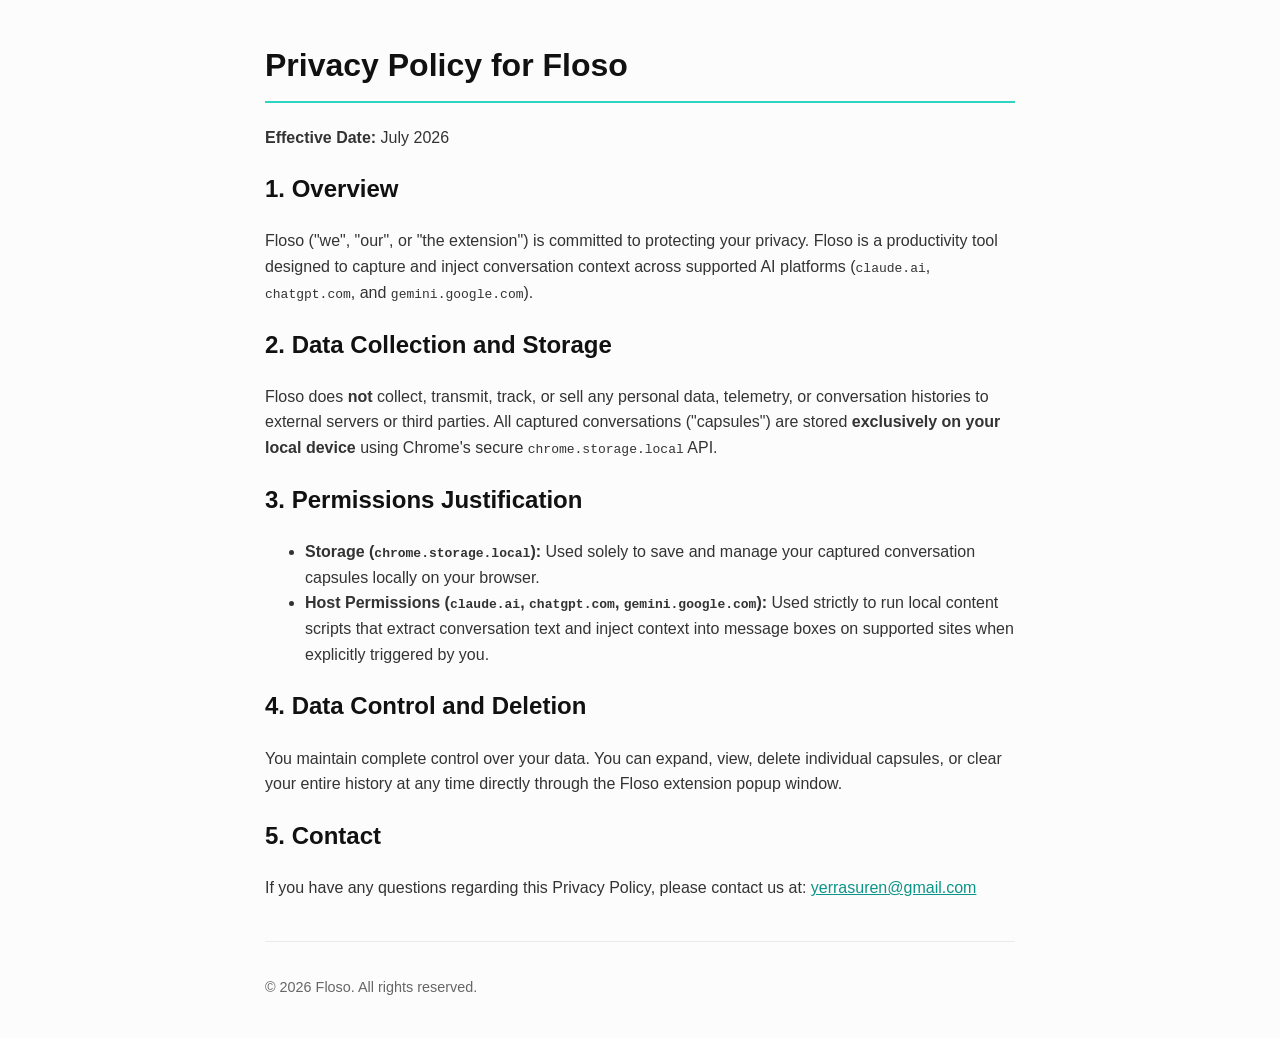
<file: index.html>
<!DOCTYPE html>
<html lang="en">
<head>
  <meta charset="UTF-8" />
  <meta name="viewport" content="width=device-width, initial-scale=1.0" />
  <title>Privacy Policy - Floso</title>
  <style>
    body {
      font-family: -apple-system, BlinkMacSystemFont, "Segoe UI", Roboto, Helvetica, Arial, sans-serif;
      line-height: 1.6;
      color: #333;
      max-width: 750px;
      margin: 40px auto;
      padding: 0 20px;
      background-color: #fcfcfc;
    }
    h1, h2 {
      color: #111;
    }
    h1 {
      border-bottom: 2px solid #2dd4bf;
      padding-bottom: 10px;
    }
    a {
      color: #0d9488;
    }
    .footer {
      margin-top: 40px;
      font-size: 0.9em;
      color: #666;
      border-top: 1px solid #eaeaea;
      padding-top: 20px;
    }
  </style>
</head>
<body>

  <h1>Privacy Policy for Floso</h1>
  <p><strong>Effective Date:</strong> July 2026</p>

  <h2>1. Overview</h2>
  <p>Floso ("we", "our", or "the extension") is committed to protecting your privacy. Floso is a productivity tool designed to capture and inject conversation context across supported AI platforms (<code>claude.ai</code>, <code>chatgpt.com</code>, and <code>gemini.google.com</code>).</p>

  <h2>2. Data Collection and Storage</h2>
  <p>Floso does <strong>not</strong> collect, transmit, track, or sell any personal data, telemetry, or conversation histories to external servers or third parties. All captured conversations ("capsules") are stored <strong>exclusively on your local device</strong> using Chrome's secure <code>chrome.storage.local</code> API.</p>

  <h2>3. Permissions Justification</h2>
  <ul>
    <li><strong>Storage (<code>chrome.storage.local</code>):</strong> Used solely to save and manage your captured conversation capsules locally on your browser.</li>
    <li><strong>Host Permissions (<code>claude.ai</code>, <code>chatgpt.com</code>, <code>gemini.google.com</code>):</strong> Used strictly to run local content scripts that extract conversation text and inject context into message boxes on supported sites when explicitly triggered by you.</li>
  </ul>

  <h2>4. Data Control and Deletion</h2>
  <p>You maintain complete control over your data. You can expand, view, delete individual capsules, or clear your entire history at any time directly through the Floso extension popup window.</p>

  <h2>5. Contact</h2>
  <p>If you have any questions regarding this Privacy Policy, please contact us at: <a href="mailto:yerrasuren@gmail.com">yerrasuren@gmail.com</a></p>

  <div class="footer">
    <p>&copy; 2026 Floso. All rights reserved.</p>
  </div>

</body>
</html>
</file>
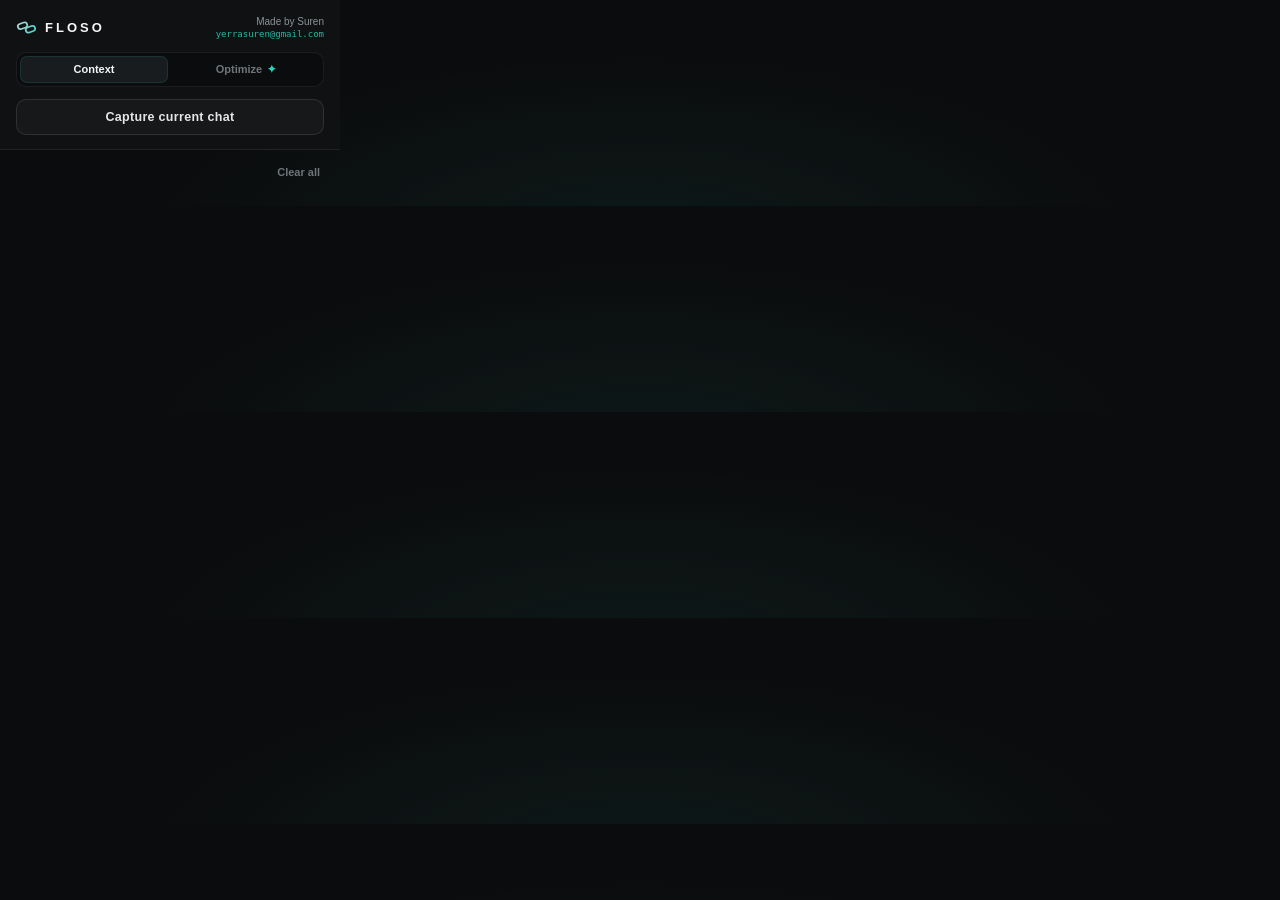
<file: popup.html>
<!DOCTYPE html>
<html lang="en">
<head>
  <meta charset="UTF-8" />
  <meta name="viewport" content="width=device-width, initial-scale=1.0" />
  <title>Floso</title>
  <link rel="stylesheet" href="popup.css" />
</head>
<body>
  <div class="floso-shell">
    <header class="floso-header">
      <div class="floso-header-top">
        <div class="floso-brand">
          <svg class="floso-logo" viewBox="0 0 24 24" fill="none" xmlns="http://www.w3.org/2000/svg">
            <rect x="2" y="7" width="11" height="6" rx="3" transform="rotate(-20 7.5 10)" stroke="url(#linkGrad)" stroke-width="2"/>
            <rect x="11" y="11" width="11" height="6" rx="3" transform="rotate(-20 16.5 14)" stroke="url(#linkGrad)" stroke-width="2"/>
            <defs><linearGradient id="linkGrad" x1="0" y1="0" x2="24" y2="24" gradientUnits="userSpaceOnUse"><stop stop-color="#cfd6de"/><stop offset="1" stop-color="#2dd4bf"/></linearGradient></defs>
          </svg>
          <span class="floso-title">FLOSO</span>
        </div>
        <div class="floso-credit">
          <span class="credit-author">Made by Suren</span>
          <span class="credit-email">yerrasuren@gmail.com</span>
        </div>
      </div>

      <div class="floso-tabs" role="tablist" aria-label="Floso tools">
        <button id="context-tab" class="floso-tab active" role="tab" aria-selected="true">Context</button>
        <button id="optimize-tab" class="floso-tab" role="tab" aria-selected="false">Optimize <span class="floso-tab-star">✦</span></button>
        <span id="tab-indicator" class="floso-tab-indicator"></span>
      </div>

      <div id="context-actions" class="floso-view floso-view-active">
        <button id="capture-btn" class="floso-btn floso-btn--primary">
          <span class="floso-btn-label">Capture current chat</span>
        </button>
      </div>
    </header>

    <div id="status-line" class="floso-status"></div>

    <main class="floso-content-viewport">
      <section id="context-view" class="floso-panel floso-panel-active" role="tabpanel">
        <div class="floso-list-wrap">
          <div id="empty-state" class="floso-empty" hidden>
            <svg class="floso-empty-icon" viewBox="0 0 24 24" fill="none" xmlns="http://www.w3.org/2000/svg">
              <rect x="2" y="7" width="11" height="6" rx="3" transform="rotate(-20 7.5 10)" stroke="url(#emptyGrad)" stroke-width="1.6"/>
              <rect x="11" y="11" width="11" height="6" rx="3" transform="rotate(-20 16.5 14)" stroke="url(#emptyGrad)" stroke-width="1.6"/>
              <defs><linearGradient id="emptyGrad" x1="0" y1="0" x2="24" y2="24" gradientUnits="userSpaceOnUse"><stop stop-color="#4a5560"/><stop offset="1" stop-color="#2dd4bf"/></linearGradient></defs>
            </svg>
            <p class="floso-empty-title">Nothing captured yet</p>
            <p class="floso-empty-sub">Open a conversation on claude.ai, chatgpt.com, or gemini.google.com, then click "Capture current chat" above.</p>
          </div>
          <div id="list-header" class="floso-list-header" hidden>
            <span id="capsule-count" class="floso-list-count"></span>
            <button id="clear-all-btn" class="floso-text-btn floso-text-btn--danger">Clear all</button>
          </div>
          <ul id="capsule-list" class="floso-list"></ul>
        </div>
      </section>

      <section id="optimize-view" class="floso-panel" role="tabpanel" aria-hidden="true">
        <div class="floso-optimize-wrap">
          <div class="floso-optimize-intro">
            <div>
              <div class="floso-optimize-title">Token Optimization</div>
              <div class="floso-optimize-sub">Compress context while keeping the intent intact.</div>
            </div>
            <span class="floso-local-badge">LOCAL</span>
          </div>

          <div class="floso-control-row">
            <label class="floso-control-label" for="model-select">Model profile</label>
            <select id="model-select" class="floso-select">
              <option value="universal">Universal</option>
              <option value="chatgpt">ChatGPT</option>
              <option value="claude">Claude</option>
              <option value="gemini">Gemini</option>
            </select>
          </div>

          <div class="floso-control-row">
            <label class="floso-control-label" for="optimization-level">Compression</label>
            <select id="optimization-level" class="floso-select">
              <option value="safe">Safe — preserve wording</option>
              <option value="balanced" selected>Balanced — recommended</option>
              <option value="compact">Compact — maximum reduction</option>
            </select>
          </div>

          <textarea id="optimizer-input" class="floso-textarea" placeholder="Paste context here, or select Optimize on a saved capsule."></textarea>

          <div class="floso-stats" aria-live="polite">
            <div class="floso-stat"><span>Original</span><strong id="original-tokens">0</strong><small>estimated tokens</small></div>
            <div class="floso-stat"><span>Optimized</span><strong id="optimized-tokens">0</strong><small>estimated tokens</small></div>
            <div class="floso-stat floso-stat--saving"><span>Saved</span><strong id="saved-percent">0%</strong><small>estimated reduction</small></div>
          </div>

          <div class="floso-preview-label"><span>Optimized context</span><span id="optimization-note">Waiting for input</span></div>
          <textarea id="optimizer-output" class="floso-textarea floso-textarea-output" readonly placeholder="Your optimized context will appear here."></textarea>

          <div class="floso-optimize-actions">
            <button id="run-optimize-btn" class="floso-btn floso-btn--primary">Optimize context</button>
            <button id="copy-optimized-btn" class="floso-icon-btn" disabled>Copy</button>
          </div>
          <p class="floso-disclaimer">Token counts are estimates. Floso uses a local, model-aware formatting profile; it does not send your context to a server.</p>
        </div>
      </section>
    </main>
  </div>
  <script src="floso-optimizer.js"></script>
  <script src="popup.js"></script>
</body>
</html>
</file>
<file: popup.css>
* { box-sizing: border-box; }

body {
  margin: 0;
  width: 340px;
  max-height: 480px;
  background: radial-gradient(ellipse at 50% 120%, rgba(45, 212, 191, 0.07), transparent 55%), #0b0c0d;
  font-family: -apple-system, BlinkMacSystemFont, "Segoe UI", Roboto, sans-serif;
  color: #e4e6e8;
}

.floso-mono { font-family: "SF Mono", "Cascadia Code", Consolas, monospace; }

.floso-shell { display: flex; flex-direction: column; max-height: 480px; overflow: hidden; }

.floso-header { display: flex; flex-direction: column; gap: 12px; padding: 16px 16px 14px; background: #101112; border-bottom: 1px solid rgba(255,255,255,0.07); }
.floso-header-top { display: flex; align-items: center; justify-content: space-between; }
.floso-brand { display: flex; align-items: center; gap: 8px; }
.floso-logo { width: 21px; height: 21px; flex-shrink: 0; }
.floso-title { font-size: 13px; font-weight: 700; letter-spacing: 3px; color: #f5f6f7; }
.floso-credit { display: flex; flex-direction: column; align-items: flex-end; text-align: right; line-height: 1.25; }
.credit-author { font-size: 10px; font-weight: 500; color: #8b9298; }
.credit-email { font-size: 9px; font-family: "SF Mono", "Cascadia Code", Consolas, monospace; color: #2dd4bf; opacity: 0.85; }

.floso-tabs { position: relative; display: grid; grid-template-columns: 1fr 1fr; gap: 4px; padding: 3px; background: #0b0c0d; border: 1px solid rgba(255,255,255,0.07); border-radius: 10px; }
.floso-tab { appearance: none; position: relative; z-index: 1; border: 0; background: transparent; color: #6f7579; font-size: 11px; font-weight: 650; padding: 7px 8px; border-radius: 7px; cursor: pointer; transition: color .2s ease; }
.floso-tab:hover { color: #cdd2d5; }
.floso-tab.active { color: #f3f5f6; }
.floso-tab-star { color: #2dd4bf; margin-left: 2px; }
.floso-tab-indicator { position: absolute; top: 3px; bottom: 3px; left: 3px; width: calc(50% - 5px); border-radius: 7px; background: #191c1e; border: 1px solid rgba(45,212,191,.13); transition: transform .24s cubic-bezier(.22,.61,.36,1); }
.floso-tab:nth-child(2).active ~ .floso-tab-indicator { transform: translateX(calc(100% + 4px)); }

.floso-btn { appearance: none; border: 1px solid rgba(255,255,255,0.1); background: #16181a; color: #e4e6e8; font-size: 12.5px; font-weight: 600; letter-spacing: .3px; padding: 10px 14px; border-radius: 10px; cursor: pointer; transition: background .2s ease, border-color .2s ease, transform .15s ease, opacity .2s ease; }
.floso-btn:hover { background: #1c1f21; border-color: rgba(45,212,191,.45); }
.floso-btn:active { transform: scale(.98); background: #131415; }
.floso-btn:disabled { opacity: .55; cursor: wait; }
.floso-btn--primary { width: 100%; }
.floso-view-hidden { display: none; }

.floso-status { min-height: 0; font-size: 11.5px; font-family: "SF Mono", "Cascadia Code", Consolas, monospace; padding: 0 16px; color: #2dd4bf; overflow: hidden; max-height: 0; opacity: 0; transition: max-height .25s ease, opacity .25s ease, padding .25s ease; }
.floso-status.show { max-height: 40px; opacity: 1; padding: 9px 16px; }
.floso-status.error { color: #ff8a7a; }

.floso-content-viewport { position: relative; min-height: 0; overflow: hidden; }
.floso-panel { display: none; min-height: 0; animation: flosoPanelIn .24s ease both; }
.floso-panel-active { display: block; }
@keyframes flosoPanelIn { from { opacity: 0; transform: translateX(10px); } to { opacity: 1; transform: translateX(0); } }

.floso-list-wrap { max-height: 350px; overflow-y: auto; padding: 12px 12px 16px; }
.floso-list { list-style: none; margin: 0; padding: 0; display: flex; flex-direction: column; gap: 10px; }
.floso-empty { text-align: center; padding: 34px 14px; color: #6f7579; font-size: 12.5px; line-height: 1.6; }
.floso-empty-icon { width: 30px; height: 30px; margin: 0 auto 14px; display: block; opacity: .55; }
.floso-empty-title { color: #e4e6e8; font-weight: 600; font-size: 13px; margin: 0; }
.floso-empty-sub { color: #565b5e; font-size: 11.5px; margin-top: 8px; line-height: 1.6; }
.floso-list-header { display: flex; align-items: center; justify-content: space-between; padding: 2px 4px 10px; }
.floso-list-count { font-size: 10.5px; font-family: "SF Mono", "Cascadia Code", Consolas, monospace; color: #6f7579; letter-spacing: .3px; }
.floso-text-btn { appearance: none; background: none; border: none; font-size: 11px; font-weight: 600; color: #6f7579; cursor: pointer; padding: 2px 4px; transition: color .15s ease; }
.floso-text-btn:hover { color: #e4e6e8; }
.floso-text-btn--danger:hover { color: #ff5c5c; }
.floso-site-badge { display: inline-flex; align-items: center; gap: 5px; font-size: 10px; font-family: "SF Mono", "Cascadia Code", Consolas, monospace; padding: 2px 7px; border-radius: 999px; background: rgba(255,255,255,.05); color: #9aa0a4; }
.floso-site-badge::before { content: ""; width: 5px; height: 5px; border-radius: 50%; display: inline-block; }
.floso-site-badge--claude::before { background: #d97757; }
.floso-site-badge--chatgpt::before { background: #74aa9c; }
.floso-site-badge--gemini::before { background: #6ba7ea; }
.floso-card { background: #101112; border: 1px solid rgba(255,255,255,.07); border-radius: 14px; padding: 13px 14px; position: relative; transition: border-color .6s ease-out, box-shadow .7s ease-out; }
.floso-card:hover { border-color: rgba(17,184,167,.55); background: #101112; box-shadow: 0 0 0 1px rgba(17,184,167,.12), 0 0 24px rgba(17,184,167,.1); }
.floso-card-top { display: flex; justify-content: space-between; align-items: flex-start; gap: 8px; }
.floso-card-title { font-size: 12.5px; font-weight: 600; color: #f5f6f7; line-height: 1.4; margin: 0; word-break: break-word; }
.floso-card-meta { font-size: 10.5px; font-family: "SF Mono", "Cascadia Code", Consolas, monospace; color: #6f7579; margin: 6px 0 0; display: flex; gap: 10px; align-items: center; }
.floso-card-actions { display: flex; gap: 6px; margin-top: 10px; flex-wrap: wrap; }
.floso-icon-btn { appearance: none; border: 1px solid rgba(255,255,255,.1); background: #16181a; color: #b0b5b9; font-size: 11px; font-weight: 600; padding: 6px 11px; border-radius: 8px; cursor: pointer; transition: background .15s ease, border-color .15s ease, color .15s ease, opacity .15s ease; }
.floso-icon-btn:hover { background: #1c1f21; border-color: rgba(45,212,191,.45); color: #f5f6f7; }
.floso-icon-btn:disabled { opacity: .5; cursor: default; }
.floso-icon-btn--optimize:hover { color: #2dd4bf; }
.floso-icon-btn--danger:hover { background: rgba(255,92,92,.12); border-color: rgba(255,92,92,.55); color: #ff8a8a; }
.floso-card-messages { margin-top: 11px; padding-top: 11px; border-top: 1px solid rgba(255,255,255,.07); display: none; flex-direction: column; gap: 8px; max-height: 220px; overflow-y: auto; }
.floso-card-messages.open { display: flex; }
.floso-msg { font-size: 11.5px; line-height: 1.55; padding: 8px 10px; border-radius: 9px; word-break: break-word; white-space: pre-wrap; }
.floso-msg--user { background: #16181a; color: #dcdedf; border-left: 2px solid #2dd4bf; border-radius: 0 9px 9px 0; }
.floso-msg--assistant { background: #101112; color: #9aa0a4; border-left: 2px solid rgba(255,255,255,.15); border-radius: 0 9px 9px 0; }

/* v1.2 optimization workspace */
.floso-optimize-wrap { max-height: 350px; overflow-y: auto; padding: 14px 14px 16px; }
.floso-optimize-intro { display: flex; justify-content: space-between; gap: 10px; align-items: flex-start; margin-bottom: 12px; }
.floso-optimize-title { font-size: 14px; font-weight: 700; color: #f4f6f7; }
.floso-optimize-sub { margin-top: 4px; font-size: 10.5px; line-height: 1.45; color: #70777b; }
.floso-local-badge { flex: none; font: 8px "SF Mono", Consolas, monospace; letter-spacing: 1px; color: #2dd4bf; border: 1px solid rgba(45,212,191,.2); border-radius: 999px; padding: 3px 6px; }
.floso-control-row { display: flex; align-items: center; justify-content: space-between; gap: 10px; margin: 7px 0; }
.floso-control-label { font-size: 10.5px; color: #8c9397; }
.floso-select { width: 176px; border: 1px solid rgba(255,255,255,.08); background: #151718; color: #dfe3e5; border-radius: 7px; padding: 6px 8px; font-size: 10.5px; outline: none; }
.floso-select:focus { border-color: rgba(45,212,191,.45); }
.floso-textarea { width: 100%; min-height: 72px; resize: vertical; margin-top: 10px; border: 1px solid rgba(255,255,255,.08); background: #0c0e0f; color: #dfe3e5; border-radius: 9px; padding: 9px 10px; font: 10.5px/1.5 "SF Mono", "Cascadia Code", Consolas, monospace; outline: none; }
.floso-textarea:focus { border-color: rgba(45,212,191,.4); box-shadow: 0 0 0 2px rgba(45,212,191,.05); }
.floso-textarea::placeholder { color: #4f5559; }
.floso-textarea-output { min-height: 82px; color: #c9eeee; }
.floso-stats { display: grid; grid-template-columns: repeat(3, 1fr); gap: 6px; margin-top: 8px; }
.floso-stat { min-width: 0; padding: 7px 6px; background: #111315; border: 1px solid rgba(255,255,255,.06); border-radius: 8px; text-align: center; }
.floso-stat span, .floso-stat small { display: block; color: #60676b; font-size: 8.5px; }
.floso-stat strong { display: block; margin: 2px 0; color: #dfe4e6; font: 700 13px "SF Mono", Consolas, monospace; }
.floso-stat--saving strong { color: #2dd4bf; }
.floso-preview-label { display: flex; justify-content: space-between; gap: 8px; margin-top: 10px; font-size: 9.5px; color: #8b9296; }
.floso-preview-label span:last-child { color: #4f7f7a; text-align: right; }
.floso-optimize-actions { display: flex; gap: 6px; margin-top: 8px; }
.floso-optimize-actions .floso-btn { flex: 1; padding: 8px 10px; font-size: 11px; }
.floso-disclaimer { margin: 8px 2px 0; font-size: 8.5px; line-height: 1.4; color: #50565a; }

::-webkit-scrollbar { width: 5px; }
::-webkit-scrollbar-track { background: transparent; }
::-webkit-scrollbar-thumb { background: #272b2e; border-radius: 99px; }
::-webkit-scrollbar-thumb:hover { background: #353a3e; }
</file>
